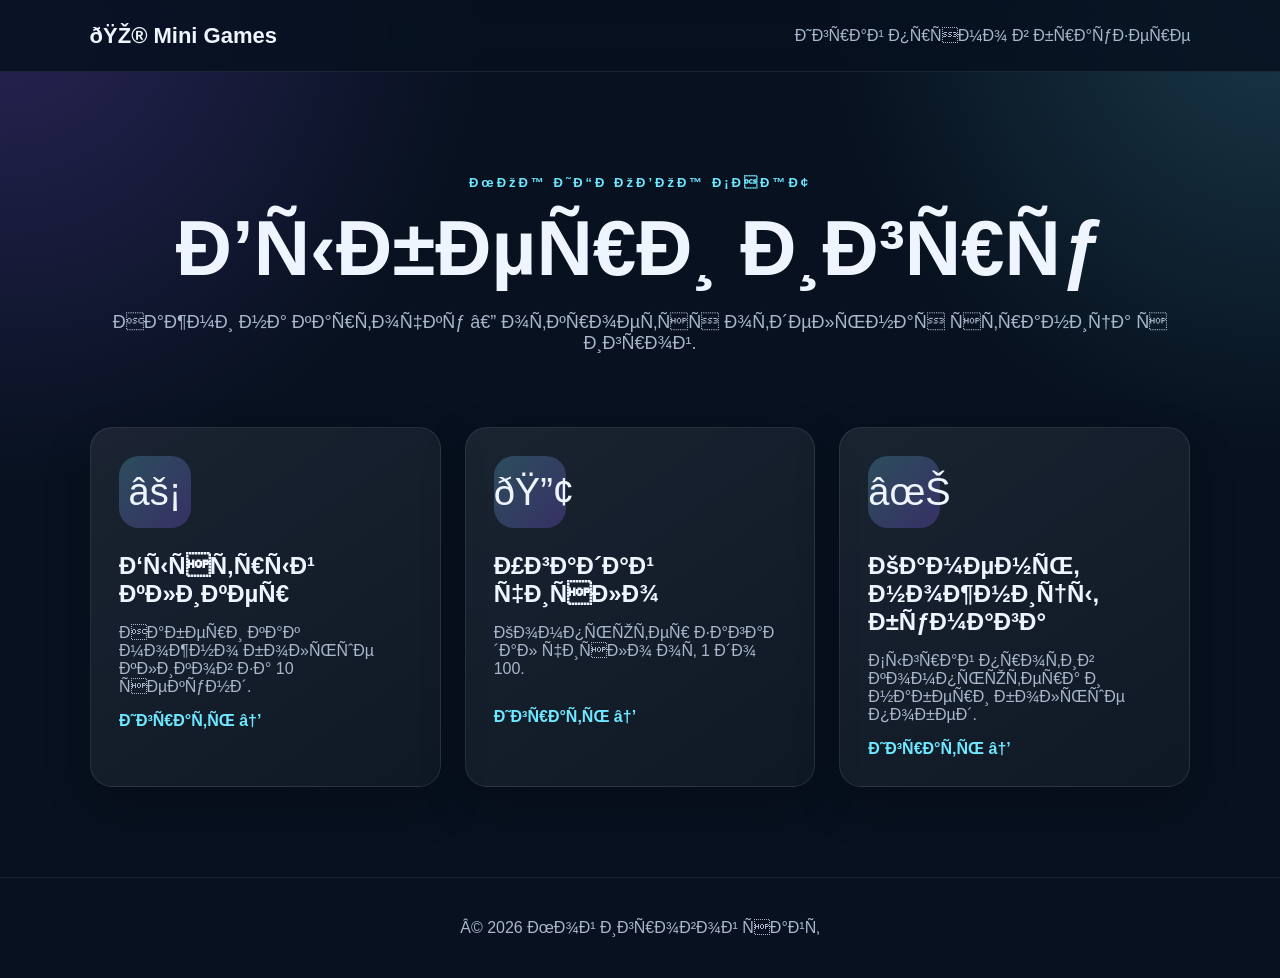
<file: index.html>
<!DOCTYPE html>
<html lang="ru">

<head>
    <meta charset="UTF-5">
    <meta name="viewport"
          content="width=device-width, initial-scale=1.0">

    <title>Mini Games — бесплатные игры в браузере</title>

    <meta name="description"
          content="Коллекция бесплатных мини-игр: кликер, угадай число, камень ножницы бумага. Играй прямо в браузере.">
    
    <link rel="stylesheet" href="./style.css">
</head>

<body>
    <header class="topbar">
        <a class="logo" href="index.html">🎮 Mini Games</a>
        <span>Играй прямо в браузере</span>
    </header>

    <main class="container">
        <section class="hero">
            <p class="eyebrow">МОЙ ИГРОВОЙ САЙТ</p>
            <h1>Выбери игру</h1>
            <p>Нажми на карточку — откроется отдельная страница с игрой.</p>
        </section>

        <section class="game-grid">
            <a class="game-card" href="games/clicker.html">
                <div class="game-icon">⚡</div>
                <h2>Быстрый кликер</h2>
                <p>Набери как можно больше кликов за 10 секунд.</p>
                <span>Играть →</span>
            </a>

            <a class="game-card" href="games/guess.html">
                <div class="game-icon">🔢</div>
                <h2>Угадай число</h2>
                <p>Компьютер загадал число от 1 до 100.</p>
                <span>Играть →</span>
            </a>

            <a class="game-card" href="games/rps.html">
                <div class="game-icon">✊</div>
                <h2>Камень, ножницы, бумага</h2>
                <p>Сыграй против компьютера и набери больше побед.</p>
                <span>Играть →</span>
            </a>
        </section>
    </main>

    <footer>
        <p>© <span id="year"></span> Мой игровой сайт</p>
    </footer>

    <script>
        document.getElementById("year").textContent = new Date().getFullYear();
    </script>
</body>
</html>
</file>
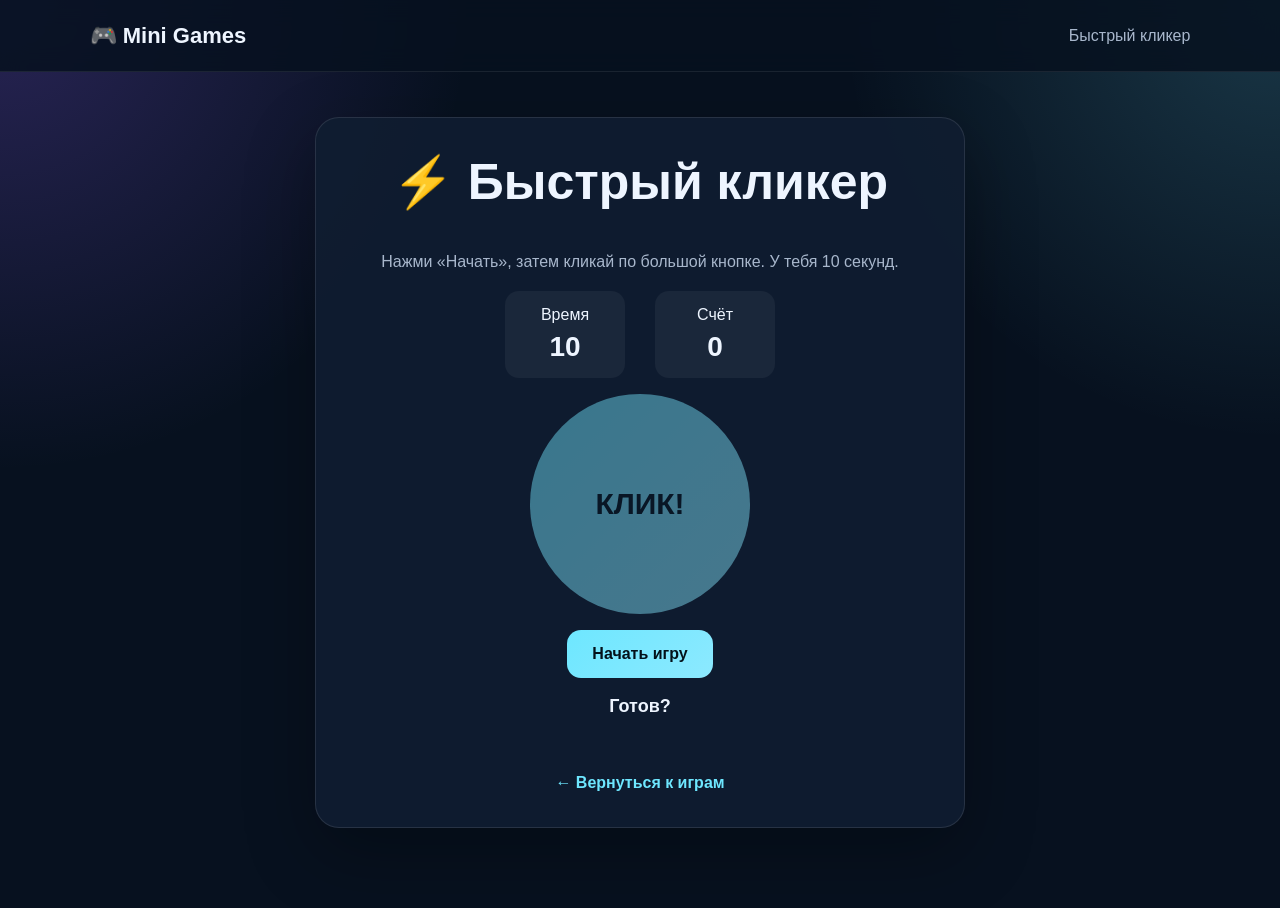
<file: clicker.html>
<!DOCTYPE html>
<html lang="ru">
<head>
    <meta charset="UTF-8">
    <meta name="viewport" content="width=device-width, initial-scale=1.0">
    <title>Быстрый кликер</title>
    <link rel="stylesheet" href="../style.css">
</head>
<body>
    <header class="topbar">
        <a class="logo" href="../index.html">🎮 Mini Games</a>
        <span>Быстрый кликер</span>
    </header>

    <main class="container game-page">
        <section class="game-box">
            <h1>⚡ Быстрый кликер</h1>
            <p>Нажми «Начать», затем кликай по большой кнопке. У тебя 10 секунд.</p>

            <div class="scoreboard">
                <div>Время<strong id="time">10</strong></div>
                <div>Счёт<strong id="score">0</strong></div>
            </div>

            <button class="primary-btn click-btn" id="clickButton" disabled>КЛИК!</button>
            <button class="primary-btn" id="startButton">Начать игру</button>

            <div class="status" id="status">Готов?</div>
            <a class="back-link" href="../index.html">← Вернуться к играм</a>
        </section>
    </main>

    <script>
        const startButton = document.getElementById("startButton");
        const clickButton = document.getElementById("clickButton");
        const scoreElement = document.getElementById("score");
        const timeElement = document.getElementById("time");
        const statusElement = document.getElementById("status");

        let score = 0;
        let timeLeft = 10;
        let timerId = null;

        startButton.addEventListener("click", () => {
            score = 0;
            timeLeft = 10;
            scoreElement.textContent = score;
            timeElement.textContent = timeLeft;
            statusElement.textContent = "Кликай быстрее!";
            startButton.disabled = true;
            clickButton.disabled = false;

            timerId = setInterval(() => {
                timeLeft--;
                timeElement.textContent = timeLeft;

                if (timeLeft <= 0) {
                    clearInterval(timerId);
                    clickButton.disabled = true;
                    startButton.disabled = false;
                    statusElement.textContent = `Игра окончена! Твой результат: ${score}`;
                }
            }, 1000);
        });

        clickButton.addEventListener("click", () => {
            score++;
            scoreElement.textContent = score;
        });
    </script>
</body>
</html>
</file>
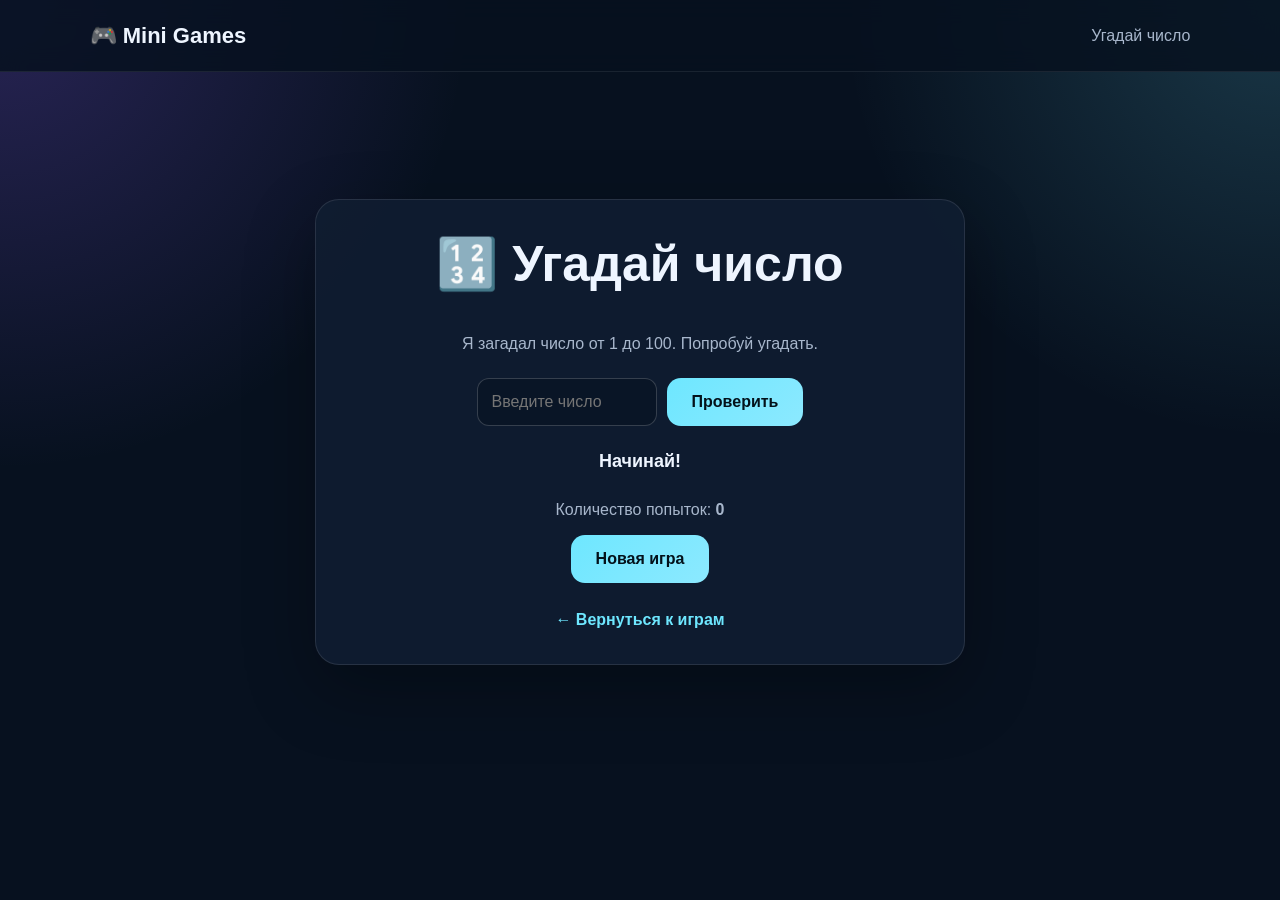
<file: guess.html>
<!DOCTYPE html>
<html lang="ru">
<head>
    <meta charset="UTF-8">
    <meta name="viewport" content="width=device-width, initial-scale=1.0">
    <title>Угадай число</title>
    <link rel="stylesheet" href="../style.css">
</head>
<body>
    <header class="topbar">
        <a class="logo" href="../index.html">🎮 Mini Games</a>
        <span>Угадай число</span>
    </header>

    <main class="container game-page">
        <section class="game-box">
            <h1>🔢 Угадай число</h1>
            <p>Я загадал число от 1 до 100. Попробуй угадать.</p>

            <div class="input-row">
                <input id="guessInput" type="number" min="1" max="100" placeholder="Введите число">
                <button class="primary-btn" id="checkButton">Проверить</button>
            </div>

            <div class="status" id="message">Начинай!</div>
            <p>Количество попыток: <strong id="attempts">0</strong></p>

            <button class="primary-btn" id="restartButton">Новая игра</button>
            <br>
            <a class="back-link" href="../index.html">← Вернуться к играм</a>
        </section>
    </main>

    <script>
        const input = document.getElementById("guessInput");
        const checkButton = document.getElementById("checkButton");
        const restartButton = document.getElementById("restartButton");
        const message = document.getElementById("message");
        const attemptsElement = document.getElementById("attempts");

        let secretNumber = randomNumber();
        let attempts = 0;

        function randomNumber() {
            return Math.floor(Math.random() * 100) + 1;
        }

        function checkGuess() {
            const value = Number(input.value);

            if (!Number.isInteger(value) || value < 1 || value > 100) {
                message.textContent = "Введи целое число от 1 до 100.";
                return;
            }

            attempts++;
            attemptsElement.textContent = attempts;

            if (value === secretNumber) {
                message.textContent = `Правильно! Число ${secretNumber}.`;
                input.disabled = true;
                checkButton.disabled = true;
            } else if (value < secretNumber) {
                message.textContent = "Загаданное число больше.";
            } else {
                message.textContent = "Загаданное число меньше.";
            }

            input.value = "";
            input.focus();
        }

        function restartGame() {
            secretNumber = randomNumber();
            attempts = 0;
            attemptsElement.textContent = attempts;
            message.textContent = "Новое число загадано!";
            input.disabled = false;
            checkButton.disabled = false;
            input.value = "";
            input.focus();
        }

        checkButton.addEventListener("click", checkGuess);
        restartButton.addEventListener("click", restartGame);
        input.addEventListener("keydown", event => {
            if (event.key === "Enter") checkGuess();
        });
    </script>
</body>
</html>
</file>
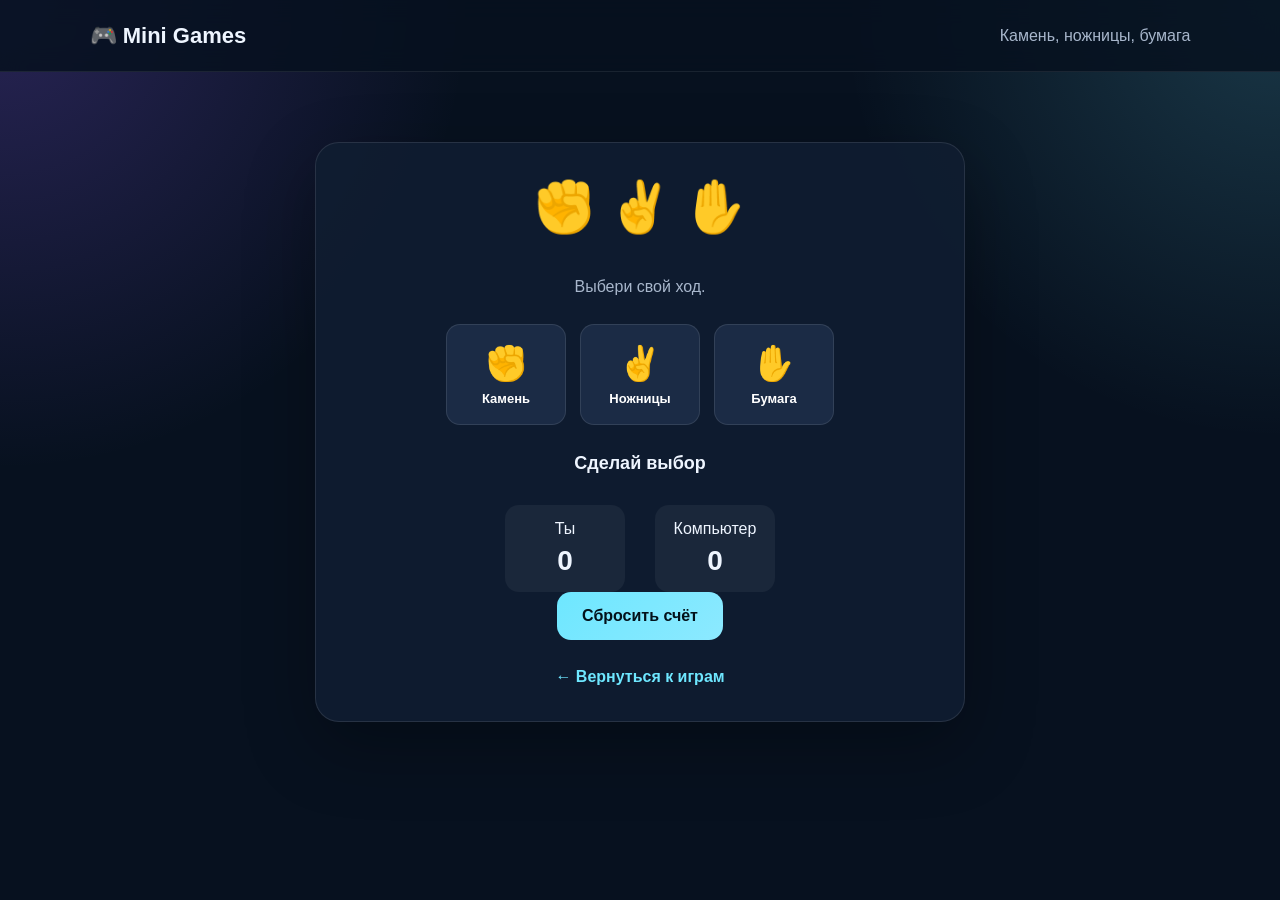
<file: rps.html>
<!DOCTYPE html>
<html lang="ru">
<head>
    <meta charset="UTF-8">
    <meta name="viewport" content="width=device-width, initial-scale=1.0">
    <title>Камень, ножницы, бумага</title>
    <link rel="stylesheet" href="../style.css">
</head>
<body>
    <header class="topbar">
        <a class="logo" href="../index.html">🎮 Mini Games</a>
        <span>Камень, ножницы, бумага</span>
    </header>

    <main class="container game-page">
        <section class="game-box">
            <h1>✊ ✌️ ✋</h1>
            <p>Выбери свой ход.</p>

            <div class="choices">
                <button class="choice-btn" data-choice="rock">✊<small>Камень</small></button>
                <button class="choice-btn" data-choice="scissors">✌️<small>Ножницы</small></button>
                <button class="choice-btn" data-choice="paper">✋<small>Бумага</small></button>
            </div>

            <div class="status" id="result">Сделай выбор</div>
            <p id="moves"></p>

            <div class="scoreboard">
                <div>Ты<strong id="playerScore">0</strong></div>
                <div>Компьютер<strong id="computerScore">0</strong></div>
            </div>

            <button class="primary-btn" id="resetButton">Сбросить счёт</button>
            <br>
            <a class="back-link" href="../index.html">← Вернуться к играм</a>
        </section>
    </main>

    <script>
        const labels = {
            rock: "Камень ✊",
            scissors: "Ножницы ✌️",
            paper: "Бумага ✋"
        };

        let playerScore = 0;
        let computerScore = 0;

        const result = document.getElementById("result");
        const moves = document.getElementById("moves");
        const playerScoreElement = document.getElementById("playerScore");
        const computerScoreElement = document.getElementById("computerScore");
        const choices = ["rock", "scissors", "paper"];

        function play(playerChoice) {
            const computerChoice = choices[Math.floor(Math.random() * choices.length)];
            moves.textContent = `Ты: ${labels[playerChoice]} | Компьютер: ${labels[computerChoice]}`;

            if (playerChoice === computerChoice) {
                result.textContent = "Ничья!";
                return;
            }

            const playerWins =
                (playerChoice === "rock" && computerChoice === "scissors") ||
                (playerChoice === "scissors" && computerChoice === "paper") ||
                (playerChoice === "paper" && computerChoice === "rock");

            if (playerWins) {
                playerScore++;
                result.textContent = "Ты победил!";
                playerScoreElement.textContent = playerScore;
            } else {
                computerScore++;
                result.textContent = "Компьютер победил.";
                computerScoreElement.textContent = computerScore;
            }
        }

        document.querySelectorAll(".choice-btn").forEach(button => {
            button.addEventListener("click", () => play(button.dataset.choice));
        });

        document.getElementById("resetButton").addEventListener("click", () => {
            playerScore = 0;
            computerScore = 0;
            playerScoreElement.textContent = 0;
            computerScoreElement.textContent = 0;
            result.textContent = "Счёт сброшен";
            moves.textContent = "";
        });
    </script>
</body>
</html>
</file>
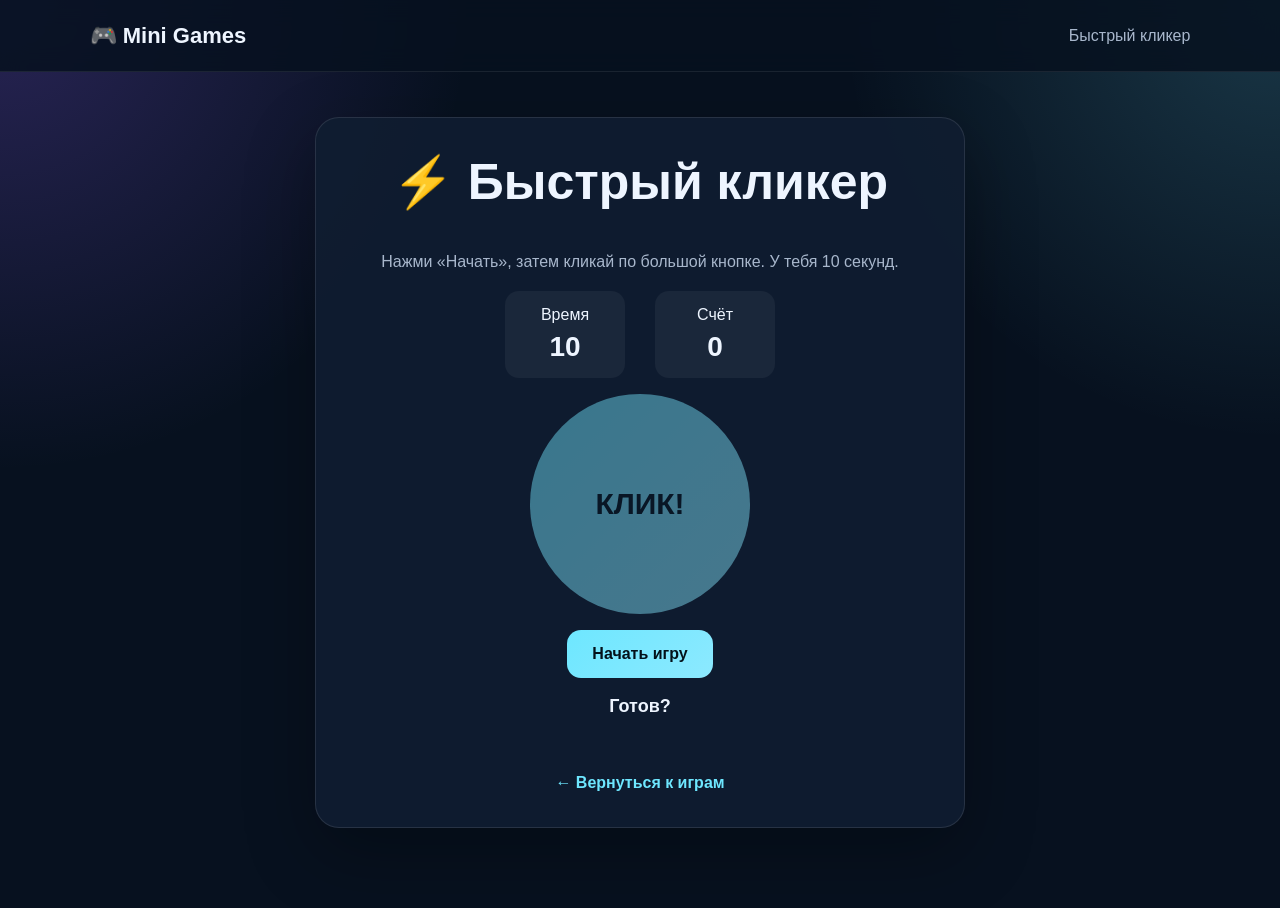
<file: games/clicker.html>
<!DOCTYPE html>
<html lang="ru">
<head>
    <meta charset="UTF-8">
    <meta name="viewport" content="width=device-width, initial-scale=1.0">
    <title>Быстрый кликер — Mini Games</title>
    <meta name="description"
        content="Бесплатная игра-кликер. Набери максимальное количество кликов за 10 секунд.">    
    <link rel="stylesheet" href="../style.css">
</head>
<body>
    <header class="topbar">
        <a class="logo" href="../index.html">🎮 Mini Games</a>
        <span>Быстрый кликер</span>
    </header>

    <main class="container game-page">
        <section class="game-box">
            <h1>⚡ Быстрый кликер</h1>
            <p>Нажми «Начать», затем кликай по большой кнопке. У тебя 10 секунд.</p>

            <div class="scoreboard">
                <div>Время<strong id="time">10</strong></div>
                <div>Счёт<strong id="score">0</strong></div>
            </div>

            <button class="primary-btn click-btn" id="clickButton" disabled>КЛИК!</button>
            <button class="primary-btn" id="startButton">Начать игру</button>

            <div class="status" id="status">Готов?</div>
            <a class="back-link" href="../index.html">← Вернуться к играм</a>
        </section>
    </main>

    <script>
        const startButton = document.getElementById("startButton");
        const clickButton = document.getElementById("clickButton");
        const scoreElement = document.getElementById("score");
        const timeElement = document.getElementById("time");
        const statusElement = document.getElementById("status");

        let score = 0;
        let timeLeft = 10;
        let timerId = null;

        startButton.addEventListener("click", () => {
            score = 0;
            timeLeft = 10;
            scoreElement.textContent = score;
            timeElement.textContent = timeLeft;
            statusElement.textContent = "Кликай быстрее!";
            startButton.disabled = true;
            clickButton.disabled = false;

            timerId = setInterval(() => {
                timeLeft--;
                timeElement.textContent = timeLeft;

                if (timeLeft <= 0) {
                    clearInterval(timerId);
                    clickButton.disabled = true;
                    startButton.disabled = false;
                    statusElement.textContent = `Игра окончена! Твой результат: ${score}`;
                }
            }, 1000);
        });

        clickButton.addEventListener("click", () => {
            score++;
            scoreElement.textContent = score;
        });
    </script>
</body>
</html>
</file>
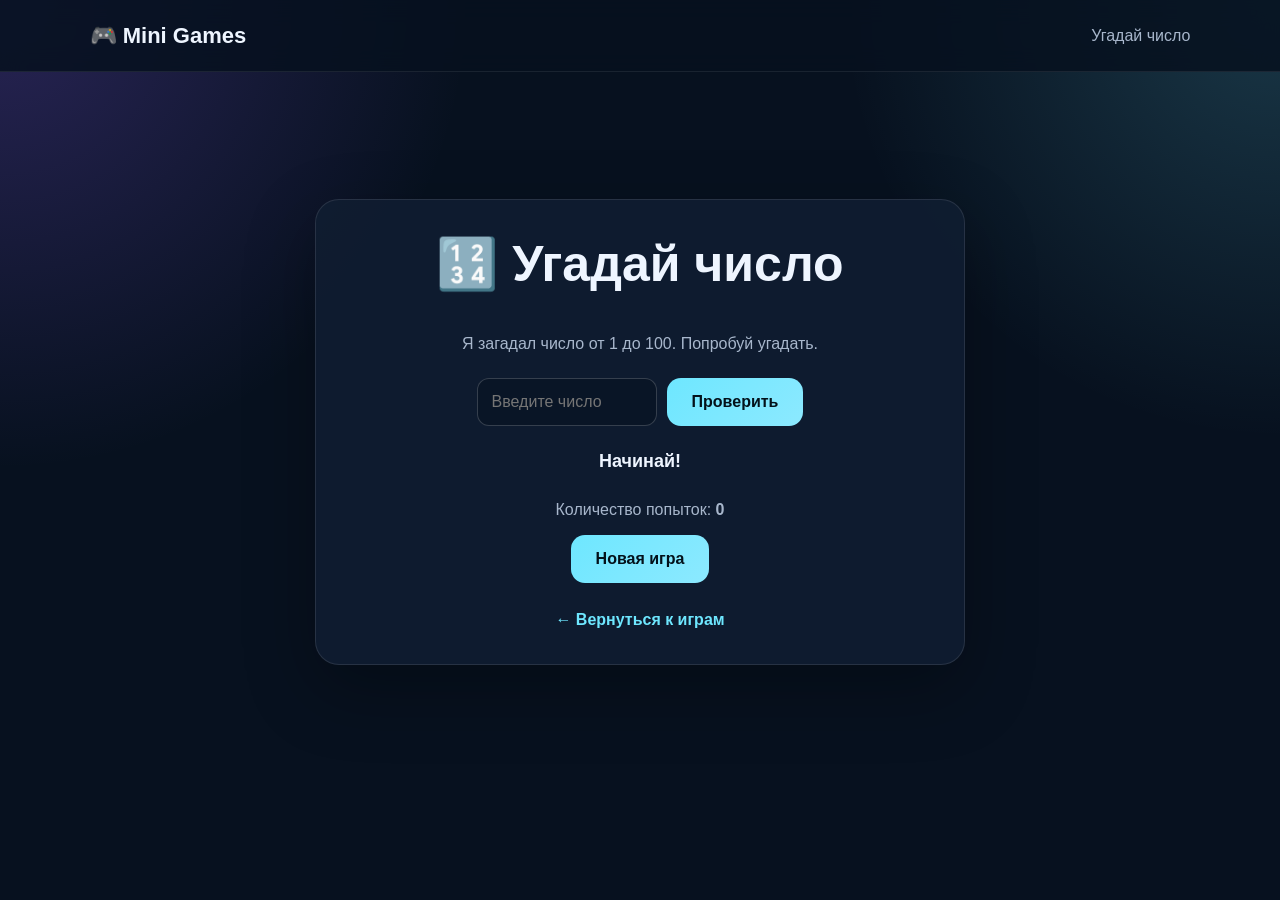
<file: games/guess.html>
<!DOCTYPE html>
<html lang="ru">
<head>
    <meta charset="UTF-8">
    <meta name="viewport" content="width=device-width, initial-scale=1.0">
    <title>Угадай число — Mini Games</title>
    <meta name="description"
        content="Бесплатная игра-угадайка. Угадывай число вместе с нами.">
    <link rel="stylesheet" href="../style.css">
</head>
<body>
    <header class="topbar">
        <a class="logo" href="../index.html">🎮 Mini Games</a>
        <span>Угадай число</span>
    </header>

    <main class="container game-page">
        <section class="game-box">
            <h1>🔢 Угадай число</h1>
            <p>Я загадал число от 1 до 100. Попробуй угадать.</p>

            <div class="input-row">
                <input id="guessInput" type="number" min="1" max="100" placeholder="Введите число">
                <button class="primary-btn" id="checkButton">Проверить</button>
            </div>

            <div class="status" id="message">Начинай!</div>
            <p>Количество попыток: <strong id="attempts">0</strong></p>

            <button class="primary-btn" id="restartButton">Новая игра</button>
            <br>
            <a class="back-link" href="../index.html">← Вернуться к играм</a>
        </section>
    </main>

    <script>
        const input = document.getElementById("guessInput");
        const checkButton = document.getElementById("checkButton");
        const restartButton = document.getElementById("restartButton");
        const message = document.getElementById("message");
        const attemptsElement = document.getElementById("attempts");

        let secretNumber = randomNumber();
        let attempts = 0;

        function randomNumber() {
            return Math.floor(Math.random() * 100) + 1;
        }

        function checkGuess() {
            const value = Number(input.value);

            if (!Number.isInteger(value) || value < 1 || value > 100) {
                message.textContent = "Введи целое число от 1 до 100.";
                return;
            }

            attempts++;
            attemptsElement.textContent = attempts;

            if (value === secretNumber) {
                message.textContent = `Правильно! Число ${secretNumber}.`;
                input.disabled = true;
                checkButton.disabled = true;
            } else if (value < secretNumber) {
                message.textContent = "Загаданное число больше.";
            } else {
                message.textContent = "Загаданное число меньше.";
            }

            input.value = "";
            input.focus();
        }

        function restartGame() {
            secretNumber = randomNumber();
            attempts = 0;
            attemptsElement.textContent = attempts;
            message.textContent = "Новое число загадано!";
            input.disabled = false;
            checkButton.disabled = false;
            input.value = "";
            input.focus();
        }

        checkButton.addEventListener("click", checkGuess);
        restartButton.addEventListener("click", restartGame);
        input.addEventListener("keydown", event => {
            if (event.key === "Enter") checkGuess();
        });
    </script>
</body>
</html>
</file>
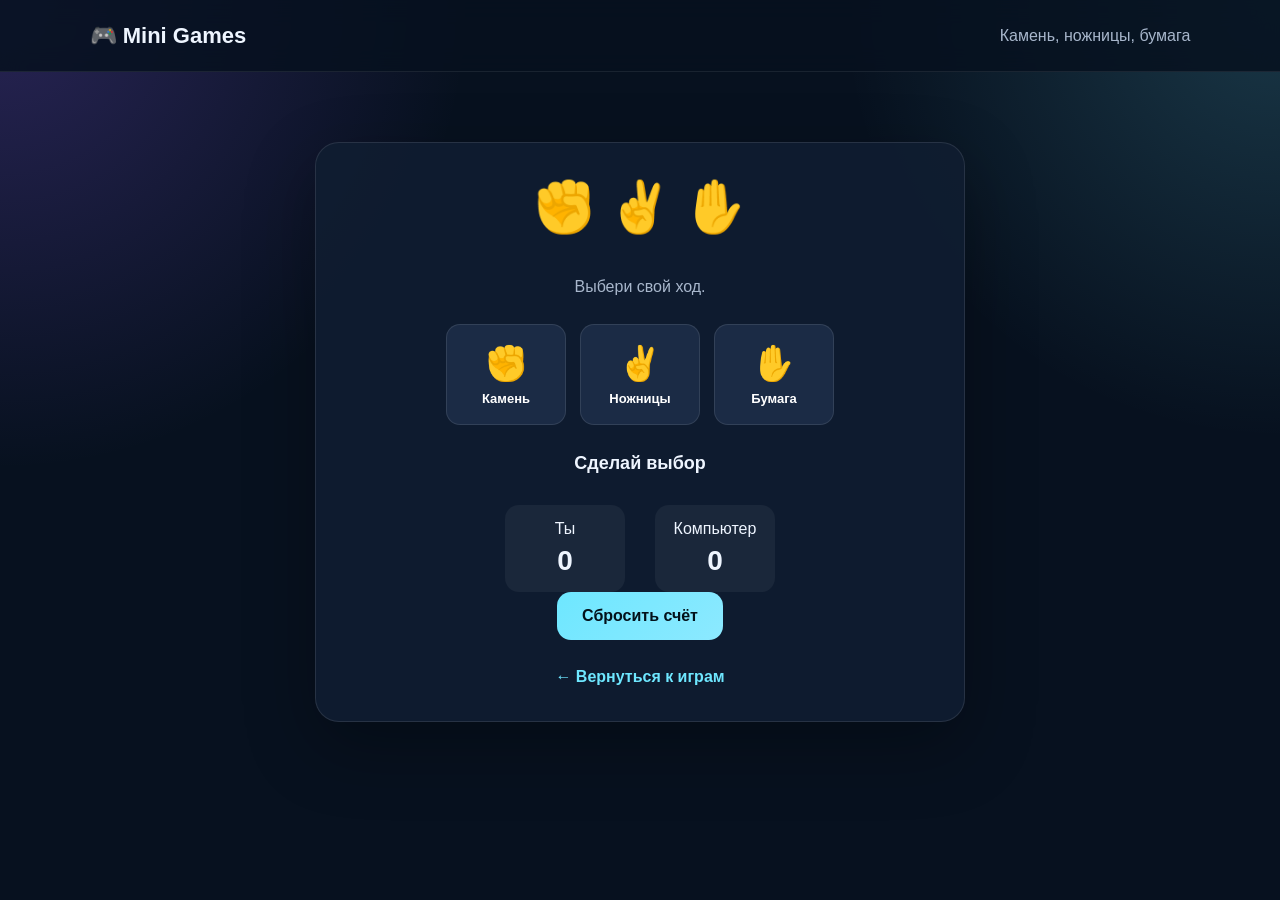
<file: games/rps.html>
<!DOCTYPE html>
<html lang="ru">
<head>
    <meta charset="UTF-8">
    <meta name="viewport" content="width=device-width, initial-scale=1.0">
    <title>Камень, ножницы, бумага</title>
    <meta name="description"
        content="Бесплатная игра-Камень, ножницы, бумага. Играй с компьютером.">
    <link rel="stylesheet" href="../style.css">
</head>
<body>
    <header class="topbar">
        <a class="logo" href="../index.html">🎮 Mini Games</a>
        <span>Камень, ножницы, бумага</span>
    </header>

    <main class="container game-page">
        <section class="game-box">
            <h1>✊ ✌️ ✋</h1>
            <p>Выбери свой ход.</p>

            <div class="choices">
                <button class="choice-btn" data-choice="rock">✊<small>Камень</small></button>
                <button class="choice-btn" data-choice="scissors">✌️<small>Ножницы</small></button>
                <button class="choice-btn" data-choice="paper">✋<small>Бумага</small></button>
            </div>

            <div class="status" id="result">Сделай выбор</div>
            <p id="moves"></p>

            <div class="scoreboard">
                <div>Ты<strong id="playerScore">0</strong></div>
                <div>Компьютер<strong id="computerScore">0</strong></div>
            </div>

            <button class="primary-btn" id="resetButton">Сбросить счёт</button>
            <br>
            <a class="back-link" href="../index.html">← Вернуться к играм</a>
        </section>
    </main>

    <script>
        const labels = {
            rock: "Камень ✊",
            scissors: "Ножницы ✌️",
            paper: "Бумага ✋"
        };

        let playerScore = 0;
        let computerScore = 0;

        const result = document.getElementById("result");
        const moves = document.getElementById("moves");
        const playerScoreElement = document.getElementById("playerScore");
        const computerScoreElement = document.getElementById("computerScore");
        const choices = ["rock", "scissors", "paper"];

        function play(playerChoice) {
            const computerChoice = choices[Math.floor(Math.random() * choices.length)];
            moves.textContent = `Ты: ${labels[playerChoice]} | Компьютер: ${labels[computerChoice]}`;

            if (playerChoice === computerChoice) {
                result.textContent = "Ничья!";
                return;
            }

            const playerWins =
                (playerChoice === "rock" && computerChoice === "scissors") ||
                (playerChoice === "scissors" && computerChoice === "paper") ||
                (playerChoice === "paper" && computerChoice === "rock");

            if (playerWins) {
                playerScore++;
                result.textContent = "Ты победил!";
                playerScoreElement.textContent = playerScore;
            } else {
                computerScore++;
                result.textContent = "Компьютер победил.";
                computerScoreElement.textContent = computerScore;
            }
        }

        document.querySelectorAll(".choice-btn").forEach(button => {
            button.addEventListener("click", () => play(button.dataset.choice));
        });

        document.getElementById("resetButton").addEventListener("click", () => {
            playerScore = 0;
            computerScore = 0;
            playerScoreElement.textContent = 0;
            computerScoreElement.textContent = 0;
            result.textContent = "Счёт сброшен";
            moves.textContent = "";
        });
    </script>
</body>
</html>
</file>
<file: style.css>
* {
    box-sizing: border-box;
}

:root {
    --bg: #07111f;
    --panel: #101d31;
    --panel-hover: #172944;
    --text: #eef5ff;
    --muted: #a8b7cc;
    --accent: #6ee7ff;
    --accent-2: #8b5cf6;
    --success: #32d583;
    --danger: #ff6b6b;
}

html {
    scroll-behavior: smooth;
}

body {
    margin: 0;
    min-height: 100vh;
    font-family: Arial, Helvetica, sans-serif;
    background:
        radial-gradient(circle at top left, rgba(139, 92, 246, 0.25), transparent 30%),
        radial-gradient(circle at top right, rgba(110, 231, 255, 0.18), transparent 28%),
        var(--bg);
    color: var(--text);
}

a {
    color: inherit;
}

.topbar {
    min-height: 72px;
    padding: 16px 7%;
    display: flex;
    justify-content: space-between;
    align-items: center;
    gap: 20px;
    border-bottom: 1px solid rgba(255,255,255,0.08);
    background: rgba(7, 17, 31, 0.85);
    backdrop-filter: blur(12px);
    position: sticky;
    top: 0;
    z-index: 10;
}

.logo {
    font-size: 22px;
    font-weight: 800;
    text-decoration: none;
}

.topbar span {
    color: var(--muted);
}

.container {
    width: min(1100px, 90%);
    margin: 0 auto;
}

.hero {
    text-align: center;
    padding: 90px 0 55px;
}

.eyebrow {
    color: var(--accent);
    font-weight: 800;
    letter-spacing: 3px;
    font-size: 13px;
}

.hero h1 {
    margin: 10px 0 15px;
    font-size: clamp(42px, 8vw, 78px);
}

.hero > p:last-child {
    color: var(--muted);
    font-size: 18px;
}

.game-grid {
    display: grid;
    grid-template-columns: repeat(3, 1fr);
    gap: 24px;
    padding-bottom: 90px;
}

.game-card {
    min-height: 300px;
    padding: 28px;
    border-radius: 22px;
    background: linear-gradient(145deg, rgba(255,255,255,0.08), rgba(255,255,255,0.035));
    border: 1px solid rgba(255,255,255,0.09);
    text-decoration: none;
    box-shadow: 0 18px 45px rgba(0,0,0,0.22);
    transition: transform 0.25s ease, background 0.25s ease, border-color 0.25s ease;
}

.game-card:hover {
    transform: translateY(-8px);
    background: var(--panel-hover);
    border-color: rgba(110, 231, 255, 0.5);
}

.game-icon {
    width: 72px;
    height: 72px;
    display: grid;
    place-items: center;
    border-radius: 20px;
    font-size: 38px;
    background: linear-gradient(135deg, rgba(110,231,255,0.22), rgba(139,92,246,0.28));
}

.game-card h2 {
    margin: 24px 0 12px;
}

.game-card p {
    color: var(--muted);
    min-height: 68px;
}

.game-card span {
    color: var(--accent);
    font-weight: 800;
}

.game-page {
    min-height: calc(100vh - 145px);
    display: grid;
    place-items: center;
    padding: 45px 0 80px;
}

.game-box {
    width: min(650px, 100%);
    padding: 35px;
    text-align: center;
    border-radius: 24px;
    background: rgba(16, 29, 49, 0.9);
    border: 1px solid rgba(255,255,255,0.1);
    box-shadow: 0 25px 70px rgba(0,0,0,0.3);
}

.game-box h1 {
    margin-top: 0;
    font-size: clamp(32px, 6vw, 50px);
}

.game-box p {
    color: var(--muted);
}

.big-number {
    font-size: 76px;
    font-weight: 900;
    margin: 25px 0;
    color: var(--accent);
}

.status {
    min-height: 32px;
    margin: 18px 0;
    font-size: 18px;
    font-weight: 700;
}

button,
input {
    font: inherit;
}

.primary-btn,
.choice-btn {
    border: 0;
    border-radius: 14px;
    cursor: pointer;
    font-weight: 800;
    transition: transform 0.15s ease, opacity 0.15s ease;
}

.primary-btn {
    padding: 15px 25px;
    color: #03111a;
    background: linear-gradient(135deg, var(--accent), #8ce9ff);
}

.primary-btn:hover,
.choice-btn:hover {
    transform: translateY(-2px);
}

.primary-btn:disabled {
    opacity: 0.45;
    cursor: not-allowed;
    transform: none;
}

.click-btn {
    width: 220px;
    height: 220px;
    border-radius: 50%;
    font-size: 30px;
    margin: 16px auto;
    display: block;
}

.input-row {
    display: flex;
    justify-content: center;
    gap: 10px;
    margin: 25px 0;
}

.input-row input {
    width: 180px;
    padding: 14px;
    border-radius: 12px;
    border: 1px solid rgba(255,255,255,0.18);
    background: #091526;
    color: white;
    outline: none;
}

.input-row input:focus {
    border-color: var(--accent);
}

.choices {
    display: flex;
    justify-content: center;
    gap: 14px;
    margin: 28px 0;
    flex-wrap: wrap;
}

.choice-btn {
    width: 120px;
    padding: 18px 10px;
    font-size: 34px;
    color: white;
    background: #1b2b45;
    border: 1px solid rgba(255,255,255,0.1);
}

.choice-btn small {
    display: block;
    margin-top: 8px;
    font-size: 13px;
}

.scoreboard {
    display: flex;
    justify-content: center;
    gap: 30px;
    margin-top: 20px;
}

.scoreboard div {
    min-width: 120px;
    padding: 15px;
    border-radius: 14px;
    background: rgba(255,255,255,0.05);
}

.scoreboard strong {
    display: block;
    margin-top: 7px;
    font-size: 28px;
}

.back-link {
    display: inline-block;
    margin-top: 28px;
    color: var(--accent);
    text-decoration: none;
    font-weight: 800;
}

footer {
    padding: 25px;
    text-align: center;
    color: var(--muted);
    border-top: 1px solid rgba(255,255,255,0.07);
}

@media (max-width: 850px) {
    .game-grid {
        grid-template-columns: 1fr;
    }

    .game-card {
        min-height: auto;
    }
}

@media (max-width: 550px) {
    .topbar {
        align-items: flex-start;
        flex-direction: column;
    }

    .game-box {
        padding: 25px 18px;
    }

    .input-row {
        flex-direction: column;
    }

    .input-row input {
        width: 100%;
    }

    .click-btn {
        width: 180px;
        height: 180px;
    }
}
</file>
